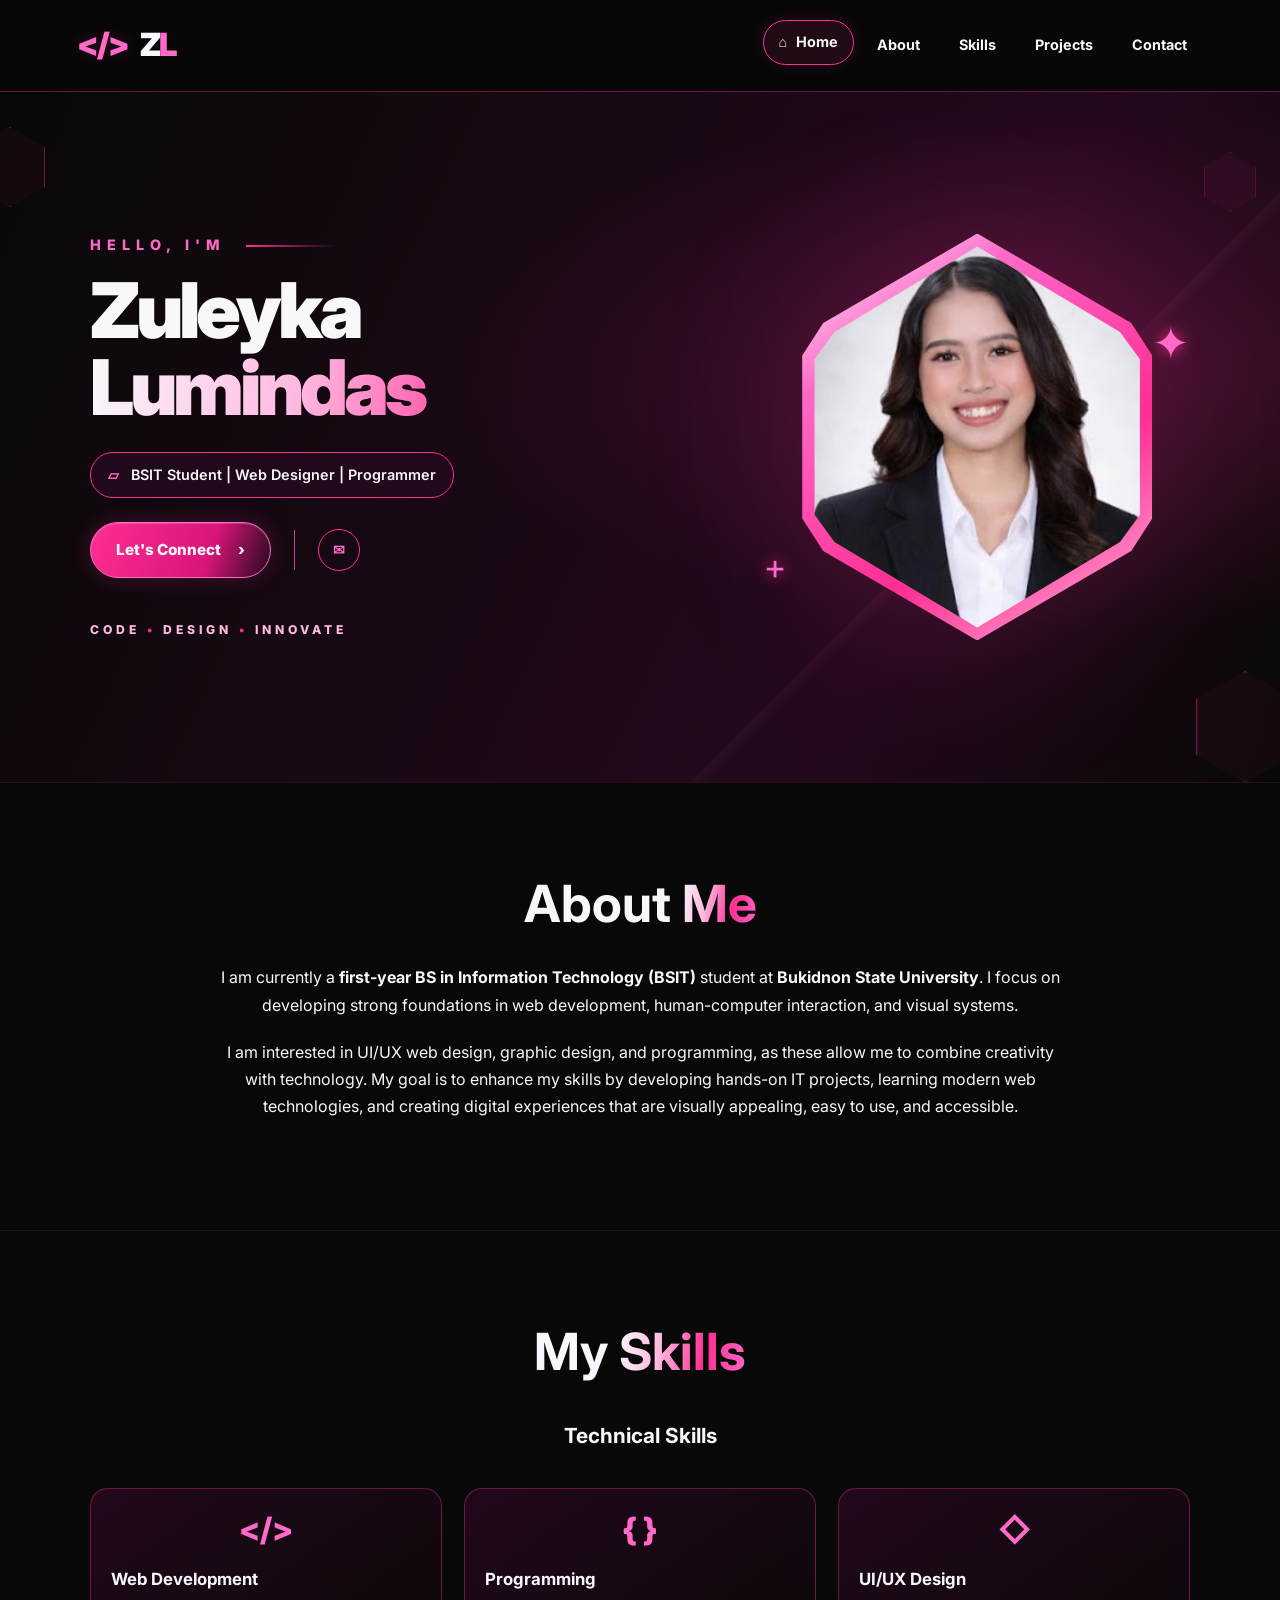
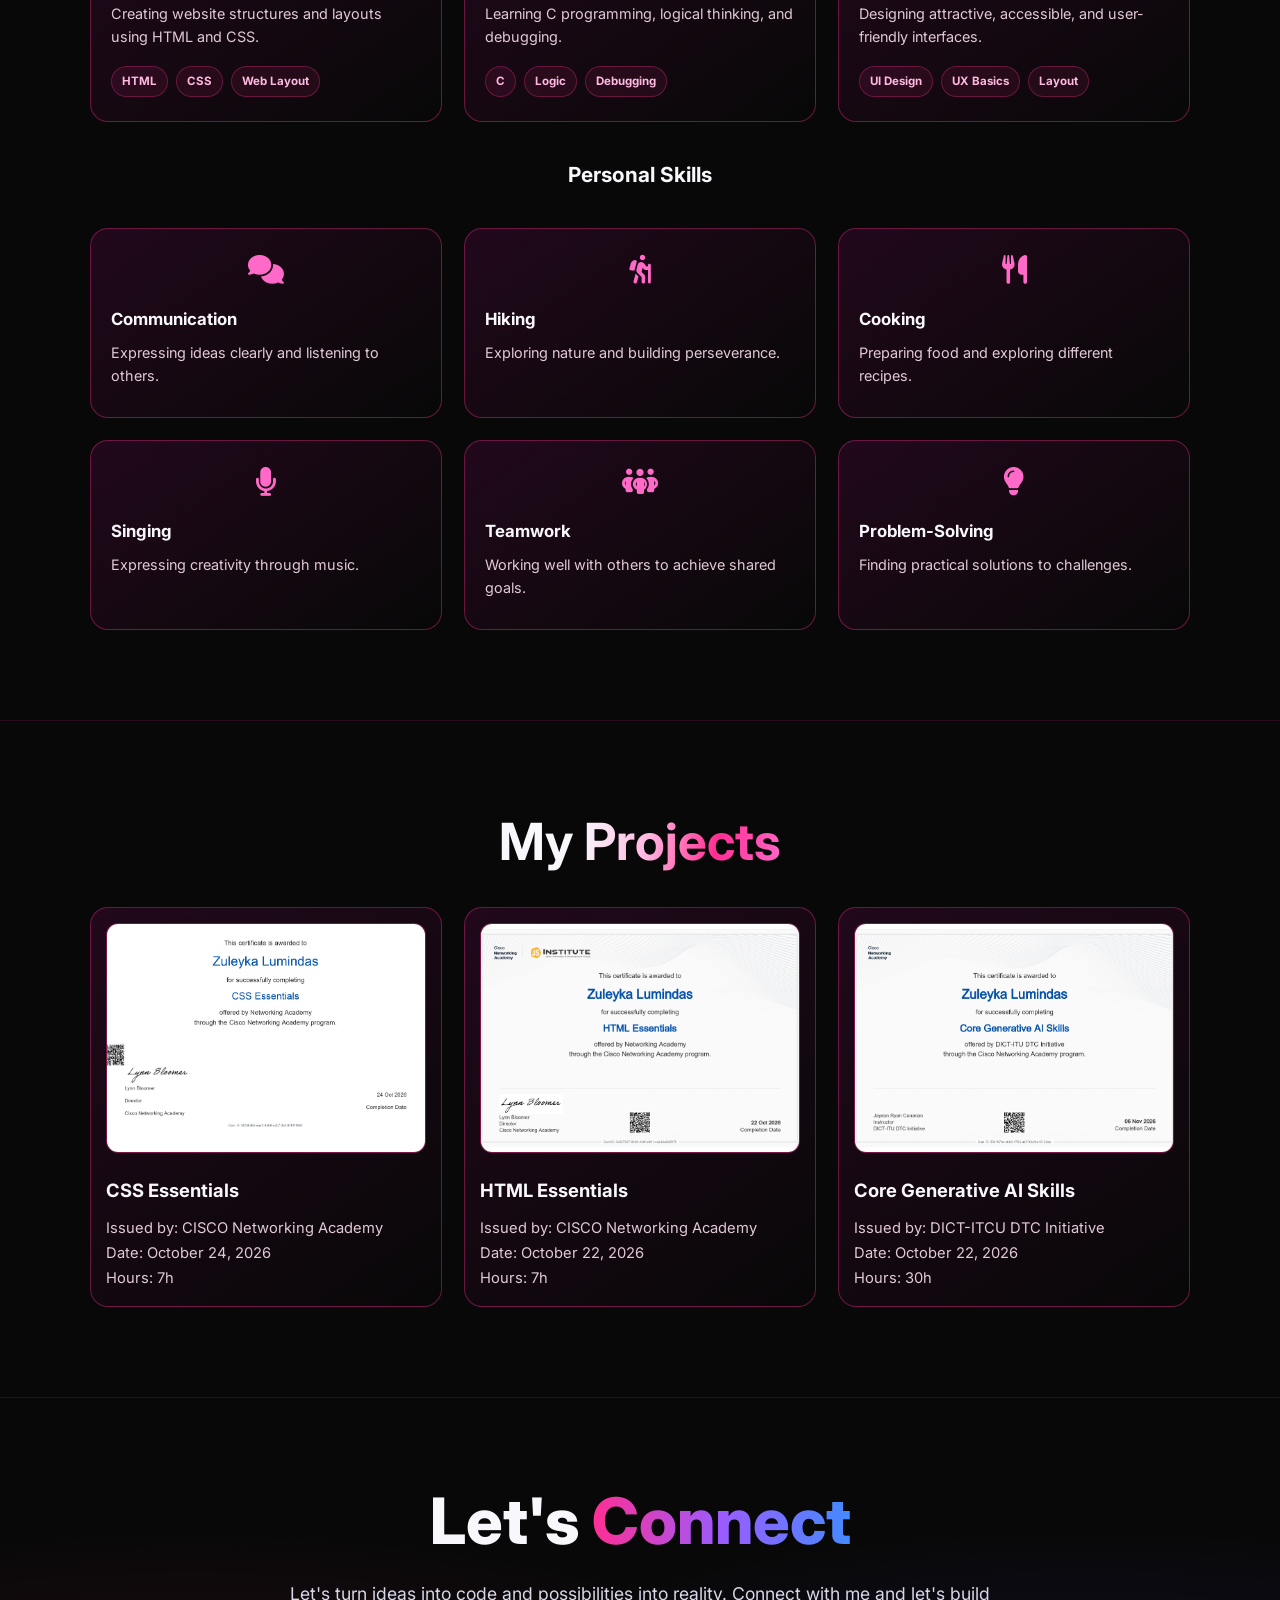
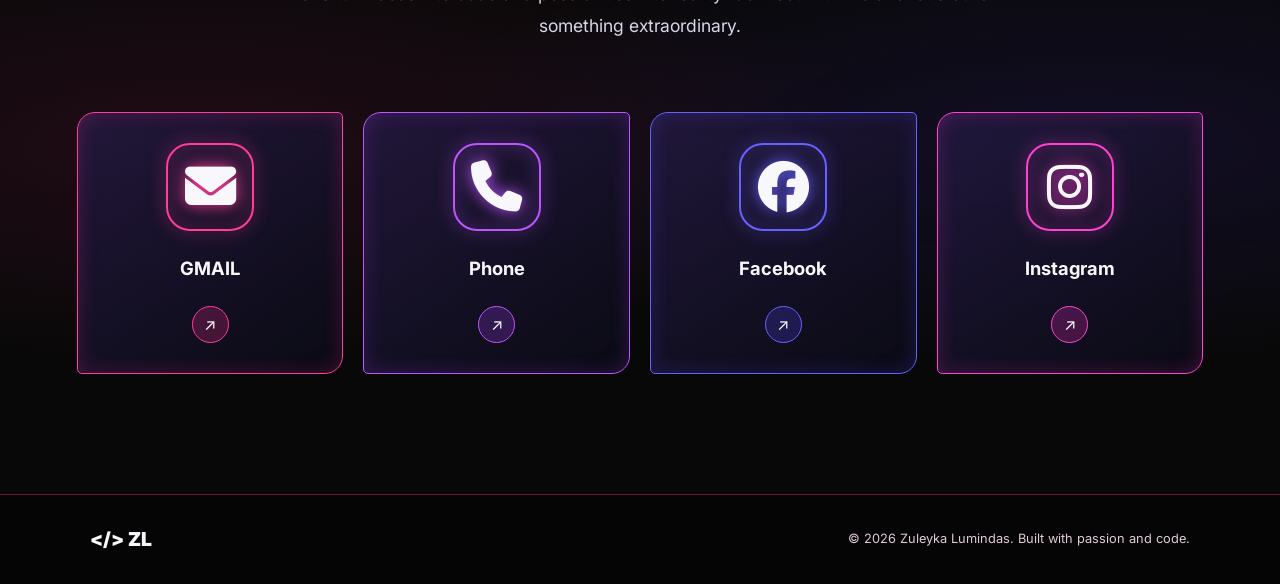
<file: index.html>
<!DOCTYPE html>
<html lang="en">
<head>
    <meta charset="UTF-8">
    

    <title>ZL | Zuleyka Lumindas - IT Portfolio</title>

    <link rel="preconnect" href="https://fonts.googleapis.com">
    <link rel="preconnect" href="https://fonts.gstatic.com" crossorigin>
    <link href="https://fonts.googleapis.com/css2?family=Inter:wght@400;500;600;700;800;900&display=swap" rel="stylesheet">

    <link rel="stylesheet" href="https://cdnjs.cloudflare.com/ajax/libs/font-awesome/6.5.2/css/all.min.css">
    <link rel="stylesheet" href="styles.css">
</head>
<body>

    <!-- NAVIGATION -->
    <header class="navbar">
        <a href="#home" class="logo">
            <span class="code-symbol">&lt;/&gt;</span>
            <span>Z<span class="blue">L</span></span>
        </a>

        <nav class="nav-links">
            <a href="#home" class="nav-item active">⌂ &nbsp; Home</a>
            <a href="#about" class="nav-item">About</a>
            <a href="#skills" class="nav-item">Skills</a>
            <a href="#projects" class="nav-item">Projects</a>
            <a href="#contact" class="nav-item">Contact</a>
        </nav>
    </header>

    <main>
        <!-- HOME -->
        <section class="hero" id="home">
            <div class="decor hex-left"></div>
            <div class="decor hex-right"></div>
            <div class="decor hex-bottom"></div>

            <div class="hero-content">
                <p class="eyebrow">
                    HELLO, I'M <span class="eyebrow-line"></span>
                </p>

                <h1>
                    Zuleyka
                    <span class="gradient-text">Lumindas</span>
                </h1>

                <div class="role-pill">
                    <span class="laptop-icon">▱</span>
                    BSIT Student | Web Designer | Programmer
                </div>

                <div class="hero-actions">
                    <a href="#contact" class="primary-button">
                        Let's Connect <span>›</span>
                    </a>

                    <div class="action-divider"></div>

                    <a href="mailto:2601101285@student.buksu.edu.ph"
                       class="social-link" aria-label="Email">✉</a>
                </div>

                <p class="tagline">CODE <span>•</span> DESIGN <span>•</span> INNOVATE</p>
            </div>

            <!-- PROFILE PHOTO -->
            <div class="hero-visual">
                <div class="hex-glow"></div>

                <div class="photo-frame">
                    <div class="photo-inner">
                        <img src="asset/profile.jpg"
                             alt="Photo of Zuleyka Lumindas"
                             class="profile-photo">
                    </div>
                </div>

                <span class="spark spark-one">✦</span>
                <span class="spark spark-two">+</span>
            </div>
        </section>

        <!-- ABOUT -->
        <section class="content-section" id="about">
            <h2>About <span class="gradient-text">Me</span></h2>

            <p>
                I am currently a <strong>first-year BS in Information Technology (BSIT)</strong>
                student at <strong>Bukidnon State University</strong>.
                I focus on developing strong foundations in web development,
                human-computer interaction, and visual systems.
            </p>

            <p>
                I am interested in UI/UX web design, graphic design, and programming,
                as these allow me to combine creativity with technology. My goal is
                to enhance my skills by developing hands-on IT projects, learning
                modern web technologies, and creating digital experiences that are
                visually appealing, easy to use, and accessible.
            </p>
        </section>

        <!-- SKILLS -->
        <section class="content-section" id="skills">
            <h2>My <span class="gradient-text">Skills</span></h2>

            <h3 class="skills-category">Technical Skills</h3>

            <div class="card-grid skills-grid">
                <article class="info-card skill-card">
                    <span class="card-icon">&lt;/&gt;</span>
                    <h3>Web Development</h3>
                    <p>Creating website structures and layouts using HTML and CSS.</p>
                    <div class="skill-tags">
                        <span>HTML</span>
                        <span>CSS</span>
                        <span>Web Layout</span>
                    </div>
                </article>

                <article class="info-card skill-card">
                    <span class="card-icon">{ }</span>
                    <h3>Programming</h3>
                    <p>Learning C programming, logical thinking, and debugging.</p>
                    <div class="skill-tags">
                        <span>C</span>
                        <span>Logic</span>
                        <span>Debugging</span>
                    </div>
                </article>

                <article class="info-card skill-card">
                    <span class="card-icon">◇</span>
                    <h3>UI/UX Design</h3>
                    <p>Designing attractive, accessible, and user-friendly interfaces.</p>
                    <div class="skill-tags">
                        <span>UI Design</span>
                        <span>UX Basics</span>
                        <span>Layout</span>
                    </div>
                </article>
            </div>

            <h3 class="skills-category personal-heading">Personal Skills</h3>

            <div class="card-grid skills-grid">
                <article class="info-card skill-card">
                    <span class="card-icon"><i class="fa-solid fa-comments"></i></span>
                    <h3>Communication</h3>
                    <p>Expressing ideas clearly and listening to others.</p>
                </article>

                <article class="info-card skill-card">
                    <span class="card-icon"><i class="fa-solid fa-person-hiking"></i></span>
                    <h3>Hiking</h3>
                    <p>Exploring nature and building perseverance.</p>
                </article>

                <article class="info-card skill-card">
                    <span class="card-icon"><i class="fa-solid fa-utensils"></i></span>
                    <h3>Cooking</h3>
                    <p>Preparing food and exploring different recipes.</p>
                </article>

                <article class="info-card skill-card">
                    <span class="card-icon"><i class="fa-solid fa-microphone"></i></span>
                    <h3>Singing</h3>
                    <p>Expressing creativity through music.</p>
                </article>

                <article class="info-card skill-card">
                    <span class="card-icon"><i class="fa-solid fa-people-group"></i></span>
                    <h3>Teamwork</h3>
                    <p>Working well with others to achieve shared goals.</p>
                </article>

                <article class="info-card skill-card">
                    <span class="card-icon"><i class="fa-solid fa-lightbulb"></i></span>
                    <h3>Problem-Solving</h3>
                    <p>Finding practical solutions to challenges.</p>
                </article>
            </div>
        </section>

        <!-- PROJECTS / CERTIFICATES -->
        <section class="content-section" id="projects">
            <h2>My <span class="gradient-text">Projects</span></h2>

            <div class="card-grid">
                <article class="info-card project-card">
                    <img src="asset/project1.jpg" alt="CSS Essentials certificate"
                         class="project-image">
                    <h3>CSS Essentials</h3>
                    <p>Issued by: CISCO Networking Academy</p>
                    <p>Date: October 24, 2026</p>
                    <p>Hours: 7h</p>
                </article>

                <article class="info-card project-card">
                    <img src="asset/project2.jpg" alt="HTML Essentials certificate"
                         class="project-image">
                    <h3>HTML Essentials</h3>
                    <p>Issued by: CISCO Networking Academy</p>
                    <p>Date: October 22, 2026</p>
                    <p>Hours: 7h</p>
                </article>

                <article class="info-card project-card">
                    <img src="asset/project3.jpg" alt="Core Generative AI Skills certificate"
                         class="project-image">
                    <h3>Core Generative AI Skills</h3>
                    <p>Issued by: DICT-ITCU DTC Initiative</p>
                    <p>Date: October 22, 2026</p>
                    <p>Hours: 30h</p>
                </article>
            </div>
        </section>

        <!-- CONTACT -->
        <section class="content-section" id="contact">
            <h2>Let's <span class="gradient-text">Connect</span></h2>

            <p class="contact-intro">
                Let's turn ideas into code and possibilities into reality.
                Connect with me and let's build something extraordinary.
            </p>

            <div class="contact-container">
                <a href="mailto:lumindaszuleyka@gmail.com"
                   class="contact-card gmail">
                    <i class="fa-solid fa-envelope"></i>
                    <h3>GMAIL</h3>
                </a>

                <a href="tel:+639651973730" class="contact-card phone">
                    <i class="fa-solid fa-phone"></i>
                    <h3>Phone</h3>
                </a>

                <a href="https://www.facebook.com/share/1KdKZpFotN/"
                   target="_blank" rel="noopener noreferrer"
                   class="contact-card facebook">
                    <i class="fa-brands fa-facebook"></i>
                    <h3>Facebook</h3>
                </a>

                <a href="https://www.instagram.com/leycah_/"
                   target="_blank" rel="noopener noreferrer"
                   class="contact-card instagram">
                    <i class="fa-brands fa-instagram"></i>
                    <h3>Instagram</h3>
                </a>
            </div>
        </section>
    </main>

    <!-- FOOTER -->
    <footer class="footer">
        <a href="#home" class="footer-logo">&lt;/&gt; ZL</a>
        <p>© 2026 Zuleyka Lumindas. Built with passion and code.</p>
    </footer>

</body>
</html>
</file>
<file: styles.css>
/* =========================
   COLORS & RESET
========================= */
:root {
    --black: #080808;
    --pink: #FF2E93;
    --hot-pink: #FF69C8;
    --white: #F8F8FC;
    --plum: #24091D;
    --soft-pink: #FFB8E0;
    --muted: #E2C9D8;
    --border: rgba(255, 46, 147, .38);
    --pink-glow: rgba(255, 46, 147, .24);
}

* {
    margin: 0;
    padding: 0;
    box-sizing: border-box;
    scroll-behavior: smooth;
}

html {
    scroll-padding-top: 100px;
}

body {
    background: var(--black);
    color: var(--white);
    font-family: "Inter", Arial, sans-serif;
    line-height: 1.7;
    overflow-x: hidden;
}

a {
    color: inherit;
    text-decoration: none;
}

img {
    display: block;
    max-width: 100%;
}

.gradient-text {
    background: linear-gradient(100deg, var(--white), var(--soft-pink), var(--pink), var(--hot-pink));
    -webkit-background-clip: text;
    background-clip: text;
    -webkit-text-fill-color: transparent;
}

/* =========================
   NAVIGATION
========================= */
.navbar {
    min-height: 92px;
    padding: 18px 6%;
    display: flex;
    align-items: center;
    justify-content: space-between;
    gap: 25px;
    position: sticky;
    top: 0;
    z-index: 100;
    background: rgba(8, 8, 8, .96);
    border-bottom: 1px solid var(--border);
    backdrop-filter: blur(16px);
}

.logo {
    display: flex;
    align-items: center;
    gap: 12px;
    font-size: 2rem;
    font-weight: 900;
    letter-spacing: -2px;
    white-space: nowrap;
    transition: transform .3s ease;
}

.logo:hover {
    transform: scale(1.05);
}

.code-symbol,
.blue {
    color: var(--hot-pink);
}

.code-symbol {
    text-shadow: 0 0 15px var(--pink-glow);
}

.nav-links {
    display: flex;
    align-items: center;
    justify-content: flex-end;
    flex-wrap: wrap;
    gap: 7px;
}

.nav-item {
    padding: 9px 15px;
    border: 1px solid transparent;
    border-radius: 30px;
    font-size: .9rem;
    font-weight: 700;
    transition: .3s ease;
}

.nav-item:hover,
.nav-item.active {
    color: var(--white);
    border-color: var(--pink);
    background: rgba(255, 46, 147, .1);
    box-shadow: 0 0 18px rgba(255, 46, 147, .12);
    transform: translateY(-3px);
}

/* =========================
   HERO SECTION
========================= */
.hero {
    min-height: 690px;
    padding: 75px 7%;
    position: relative;
    isolation: isolate;
    display: grid;
    grid-template-columns: 1.2fr .8fr;
    align-items: center;
    gap: 35px;
    background:
        radial-gradient(ellipse at 88% 40%, rgba(255, 46, 147, .18), transparent 45%),
        linear-gradient(115deg, var(--black), var(--plum) 70%, var(--black));
    overflow: hidden;
}

.hero::before {
    content: "";
    position: absolute;
    inset: 0;
    z-index: -1;
    pointer-events: none;
    background: linear-gradient(135deg, transparent 70%, rgba(255, 105, 200, .05) 70.2%, transparent 71%);
}

.hero-content {
    position: relative;
    z-index: 2;
    max-width: 720px;
}

.eyebrow {
    display: flex;
    align-items: center;
    gap: 20px;
    margin-bottom: 15px;
    color: var(--hot-pink);
    font-size: .9rem;
    font-weight: 800;
    letter-spacing: 6px;
}

.eyebrow-line {
    width: 90px;
    height: 2px;
    background: linear-gradient(90deg, var(--pink), transparent);
}

.hero h1 {
    margin-bottom: 25px;
    font-size: clamp(3.5rem, 6vw, 6rem);
    line-height: 1;
    letter-spacing: -4px;
    font-weight: 900;
}

.hero h1 .gradient-text {
    display: block;
}

.role-pill {
    display: inline-flex;
    align-items: center;
    flex-wrap: wrap;
    gap: 12px;
    padding: 10px 17px;
    margin-bottom: 24px;
    border: 1px solid var(--pink);
    border-radius: 30px;
    background: rgba(36, 9, 29, .8);
    font-size: .9rem;
    font-weight: 600;
}

.laptop-icon {
    color: var(--hot-pink);
    font-weight: 900;
}

.hero-actions {
    display: flex;
    align-items: center;
    flex-wrap: wrap;
    gap: 15px;
}

.primary-button {
    display: inline-flex;
    align-items: center;
    justify-content: center;
    gap: 17px;
    padding: 14px 25px;
    color: var(--white);
    background: linear-gradient(110deg, var(--pink), #D91578 65%, var(--plum));
    border: 1px solid var(--hot-pink);
    border-radius: 30px;
    font-size: .95rem;
    font-weight: 800;
    box-shadow: 0 0 22px rgba(255, 46, 147, .22), inset 0 1px 1px rgba(255, 255, 255, .2);
    transition: .3s ease;
}

.primary-button:hover {
    transform: translateY(-4px) scale(1.02);
    box-shadow: 0 0 28px rgba(255, 46, 147, .4);
}

.action-divider {
    width: 1px;
    height: 40px;
    margin: 0 8px;
    background: var(--hot-pink);
    opacity: .7;
}

.social-link {
    width: 42px;
    height: 42px;
    display: grid;
    place-items: center;
    color: var(--hot-pink);
    border: 1px solid var(--pink);
    border-radius: 50%;
    font-size: .9rem;
    font-weight: 800;
    transition: .3s ease;
}

.social-link:hover {
    color: var(--white);
    background: var(--pink);
    border-color: var(--hot-pink);
    box-shadow: 0 0 18px var(--pink-glow);
    transform: translateY(-4px);
}

.tagline {
    margin-top: 42px;
    color: var(--soft-pink);
    font-size: .76rem;
    font-weight: 800;
    letter-spacing: 4px;
}

.tagline span {
    color: var(--pink);
}

/* =========================
   PROFILE PHOTO
========================= */
.hero-visual {
    min-height: 470px;
    position: relative;
    display: flex;
    align-items: center;
    justify-content: center;
}

.hex-glow {
    position: absolute;
    width: 340px;
    height: 390px;
    background: rgba(255, 46, 147, .2);
    filter: blur(80px);
    border-radius: 50%;
}

.photo-frame {
    position: relative;
    z-index: 2;
    width: min(100%, 350px);
    aspect-ratio: .86;
    padding: 9px;
    background: linear-gradient(145deg, var(--white), var(--hot-pink) 25%, var(--pink) 65%, var(--soft-pink));
    clip-path: polygon(50% 0, 94% 22%, 100% 30%, 100% 70%, 94% 78%, 50% 100%, 6% 78%, 0 70%, 0 30%, 6% 22%);
    filter: drop-shadow(0 0 25px rgba(255, 46, 147, .4));
}

.photo-inner {
    width: 100%;
    height: 100%;
    overflow: hidden;
    background: var(--plum);
    clip-path: polygon(50% 1%, 93% 23%, 99% 30%, 99% 70%, 93% 77%, 50% 99%, 7% 77%, 1% 70%, 1% 30%, 7% 23%);
}

.profile-photo {
    width: 100%;
    height: 100%;
    object-fit: cover;
    object-position: center;
    transition: transform .5s ease, filter .5s ease;
}

.photo-frame:hover .profile-photo {
    transform: scale(1.06);
    filter: brightness(1.08);
}

.spark {
    position: absolute;
    z-index: 3;
    color: var(--hot-pink);
    text-shadow: 0 0 15px var(--pink);
}

.spark-one {
    top: 22%;
    right: 0;
    font-size: 2.8rem;
}

.spark-two {
    bottom: 16%;
    left: 0;
    font-size: 2.2rem;
}

.decor {
    position: absolute;
    z-index: -1;
    width: 70px;
    height: 80px;
    border: 1px solid var(--border);
    background: rgba(255, 46, 147, .04);
    clip-path: polygon(50% 0, 100% 25%, 100% 75%, 50% 100%, 0 75%, 0 25%);
    pointer-events: none;
}

.hex-left {
    top: 35px;
    left: -25px;
}

.hex-right {
    top: 50px;
    right: 15px;
    transform: scale(.75);
}

.hex-bottom {
    bottom: 15px;
    right: 0;
    transform: scale(1.4);
}

/* =========================
   CONTENT SECTIONS
========================= */
.content-section {
    padding: 90px 7%;
    scroll-margin-top: 100px;
    background: var(--black);
    border-top: 1px solid rgba(255, 46, 147, .13);
}

.content-section h2 {
    margin-bottom: 30px;
    font-size: clamp(2rem, 4vw, 3.2rem);
    line-height: 1.2;
    text-align: center;
}

/* ABOUT */
#about p {
    max-width: 850px;
    margin: 0 auto 20px;
    text-align: center;
}

/* =========================
   SKILLS & PROJECTS
========================= */
.card-grid {
    display: grid;
    grid-template-columns: repeat(3, minmax(0, 1fr));
    gap: 22px;
    margin-top: 35px;
}

.info-card {
    min-width: 0;
    padding: 27px;
    border: 1px solid var(--border);
    border-radius: 18px;
    background: linear-gradient(145deg, rgba(36, 9, 29, .92), rgba(8, 8, 8, .98));
    transition: transform .3s ease, border-color .3s ease, box-shadow .3s ease;
}

.info-card:hover {
    transform: translateY(-7px);
    border-color: var(--hot-pink);
    box-shadow: 0 12px 28px var(--pink-glow);
}

.card-icon {
    display: inline-block;
    margin-bottom: 18px;
    color: var(--hot-pink);
    font-size: 2rem;
    font-weight: 800;
}

.info-card h3 {
    margin-bottom: 10px;
    font-size: 1.15rem;
}

.info-card > p {
    color: var(--muted);
    font-size: .92rem;
}

/* SKILLS */
.skills-category {
    margin-top: 35px;
    text-align: center;
    font-size: 1.3rem;
}

.skills-grid {
    align-items: stretch;
}

.skills-grid .skill-card {
    width: 100%;
    min-width: 0;
    min-height: 190px;
    height: 100%;
    padding: 24px 20px;
    display: flex;
    flex-direction: column;
    align-items: flex-start;
}

.skills-grid .card-icon {
    width: 100%;
    height: 34px;
    display: flex;
    align-items: center;
    justify-content: center;
    margin-bottom: 18px;
}

.skills-grid .card-icon i {
    font-size: 1.8rem;
    line-height: 1;
    transition: .3s ease;
}

.skills-grid .skill-card:hover .card-icon i {
    color: var(--pink);
    transform: scale(1.15);
}

.skills-grid .skill-card h3 {
    margin-bottom: 8px;
    font-size: 1.05rem;
}

.skills-grid .skill-card p {
    margin: 0;
    font-size: .9rem;
    line-height: 1.6;
}

.skill-tags {
    display: flex;
    flex-wrap: wrap;
    gap: 8px;
    margin-top: 18px;
}

.skill-tags span {
    padding: 5px 10px;
    color: var(--soft-pink);
    background: rgba(255, 46, 147, .09);
    border: 1px solid rgba(255, 46, 147, .3);
    border-radius: 20px;
    font-size: .72rem;
    font-weight: 700;
    transition: .3s ease;
}

.skill-tags span:hover {
    color: var(--white);
    background: var(--pink);
    border-color: var(--hot-pink);
    transform: translateY(-2px);
}

/* PROJECTS */
.project-card {
    padding: 15px;
    overflow: hidden;
}

.project-card:hover {
    border-color: var(--pink);
    box-shadow: 0 10px 30px rgba(255, 46, 147, .25);
}

.project-image {
    width: 100%;
    height: 230px;
    object-fit: cover;
    margin-bottom: 22px;
    border: 1px solid var(--border);
    border-radius: 12px;
    background: var(--plum);
    transition: transform .4s ease, filter .4s ease;
}

.project-card:hover .project-image {
    transform: scale(1.04);
    filter: brightness(1.12);
}

/* =========================
   CONTACT
========================= */
#contact {
    padding: 85px 6%;
    position: relative;
    overflow: hidden;
    text-align: center;
    background:
        radial-gradient(ellipse at 15% 50%, rgba(255, 46, 147, .10), transparent 45%),
        radial-gradient(ellipse at 85% 50%, rgba(100, 60, 255, .12), transparent 45%),
        var(--black);
}

#contact h2 {
    margin-bottom: 18px;
    font-size: clamp(2.3rem, 5vw, 4rem);
    font-weight: 800;
}

#contact .gradient-text {
    background: linear-gradient(90deg, var(--pink), #9B5CFF, #438BFF);
    -webkit-background-clip: text;
    background-clip: text;
    -webkit-text-fill-color: transparent;
}

.contact-intro {
    max-width: 750px;
    margin: 0 auto 35px;
    color: #D7D7E8;
    font-size: 1.1rem;
    line-height: 1.8;
}

.contact-container {
    width: 100%;
    padding: 35px 0;
    display: grid;
    grid-template-columns: repeat(4, minmax(0, 1fr));
    gap: 20px;
}

.contact-card {
    min-width: 0;
    min-height: 245px;
    padding: 30px 12px;
    display: flex;
    flex-direction: column;
    justify-content: center;
    align-items: center;
    gap: 22px;
    color: var(--white);
    background: linear-gradient(145deg, rgba(35, 25, 65, .85), rgba(10, 10, 20, .95));
    border: 1px solid var(--card-color);
    border-radius: 18px 5px 18px 5px;
    box-shadow: inset 0 0 20px var(--card-glow);
    transition: transform .3s ease, box-shadow .3s ease;
}

.contact-card i {
    width: 88px;
    height: 88px;
    display: grid;
    place-items: center;
    border: 2px solid var(--card-color);
    border-radius: 24px;
    color: var(--white);
    font-size: 3.2rem;
    filter: drop-shadow(0 0 8px var(--card-color));
}

.contact-card h3 {
    margin: 0;
    font-size: 1.15rem;
    overflow-wrap: anywhere;
}

.contact-card::after {
    content: "↗";
    width: 35px;
    height: 35px;
    display: grid;
    place-items: center;
    border: 1px solid var(--card-color);
    border-radius: 50%;
    color: var(--white);
    background: var(--card-glow);
}

.contact-card:hover {
    transform: translateY(-12px);
    box-shadow: 0 0 25px var(--card-glow);
}

.gmail {
    --card-color: #FF3D9A;
    --card-glow: rgba(255, 45, 147, .22);
}

.phone {
    --card-color: #BD55FF;
    --card-glow: rgba(170, 65, 255, .22);
}

.facebook {
    --card-color: #6961FF;
    --card-glow: rgba(85, 75, 255, .22);
}

.instagram {
    --card-color: #FF43D0;
    --card-glow: rgba(255, 45, 200, .22);
}

/* =========================
   FOOTER
========================= */
.footer {
    padding: 28px 7%;
    display: flex;
    align-items: center;
    justify-content: space-between;
    flex-wrap: wrap;
    gap: 15px;
    background: #050505;
    border-top: 1px solid var(--border);
}

.footer-logo {
    color: var(--white);
    font-size: 1.2rem;
    font-weight: 900;
    transition: color .3s ease;
}

.footer p {
    color: var(--muted);
    font-size: .8rem;
}

.footer a:hover {
    color: var(--hot-pink);
}

/* =========================
   TABLET
========================= */
@media (max-width: 1000px) {
    .navbar {
        padding: 18px 4%;
        flex-wrap: wrap;
    }

    .nav-links {
        justify-content: flex-start;
        gap: 4px;
    }

    .nav-item {
        padding: 8px 10px;
    }

    .hero {
        padding: 60px 5%;
        grid-template-columns: 1.1fr .9fr;
        gap: 20px;
    }

    .hero h1 {
        font-size: clamp(3rem, 6vw, 5rem);
        letter-spacing: -2px;
    }

    .role-pill {
        font-size: .8rem;
    }

    .photo-frame {
        width: min(100%, 300px);
    }

    .card-grid,
    .contact-container {
        grid-template-columns: repeat(2, minmax(0, 1fr));
    }
}

/* =========================
   MOBILE
========================= */
@media (max-width: 700px) {
    .navbar {
        justify-content: center;
        gap: 14px;
        position: relative;
    }

    .logo {
        font-size: 1.8rem;
    }

    .nav-links {
        justify-content: center;
    }

    .nav-item {
        padding: 7px 9px;
        font-size: .78rem;
    }

    .hero {
        grid-template-columns: 1fr;
        padding: 55px 7%;
        text-align: center;
    }

    .hero-content {
        margin: auto;
    }

    .eyebrow {
        justify-content: center;
        letter-spacing: 4px;
    }

    .eyebrow-line {
        width: 45px;
    }

    .hero h1 {
        font-size: clamp(3rem, 12vw, 5rem);
        letter-spacing: -2px;
    }

    .role-pill {
        justify-content: center;
        border-radius: 18px;
    }

    .hero-actions {
        justify-content: center;
    }

    .action-divider {
        display: none;
    }

    .tagline {
        letter-spacing: 3px;
    }

    .hero-visual {
        min-height: 390px;
    }

    .photo-frame {
        width: min(78%, 310px);
    }

    .content-section {
        padding: 65px 7%;
    }

    .card-grid,
    .contact-container {
        grid-template-columns: 1fr;
    }

    .project-image {
        height: 210px;
    }

    #contact {
        padding: 60px 5%;
    }

    .contact-card {
        min-height: 190px;
    }

    .footer {
        justify-content: center;
        text-align: center;
    }
}

/* REDUCED MOTION */
@media (prefers-reduced-motion: reduce) {
    *,
    *::before,
    *::after {
        scroll-behavior: auto !important;
        animation: none !important;
        transition: none !important;
    }
}
</file>
